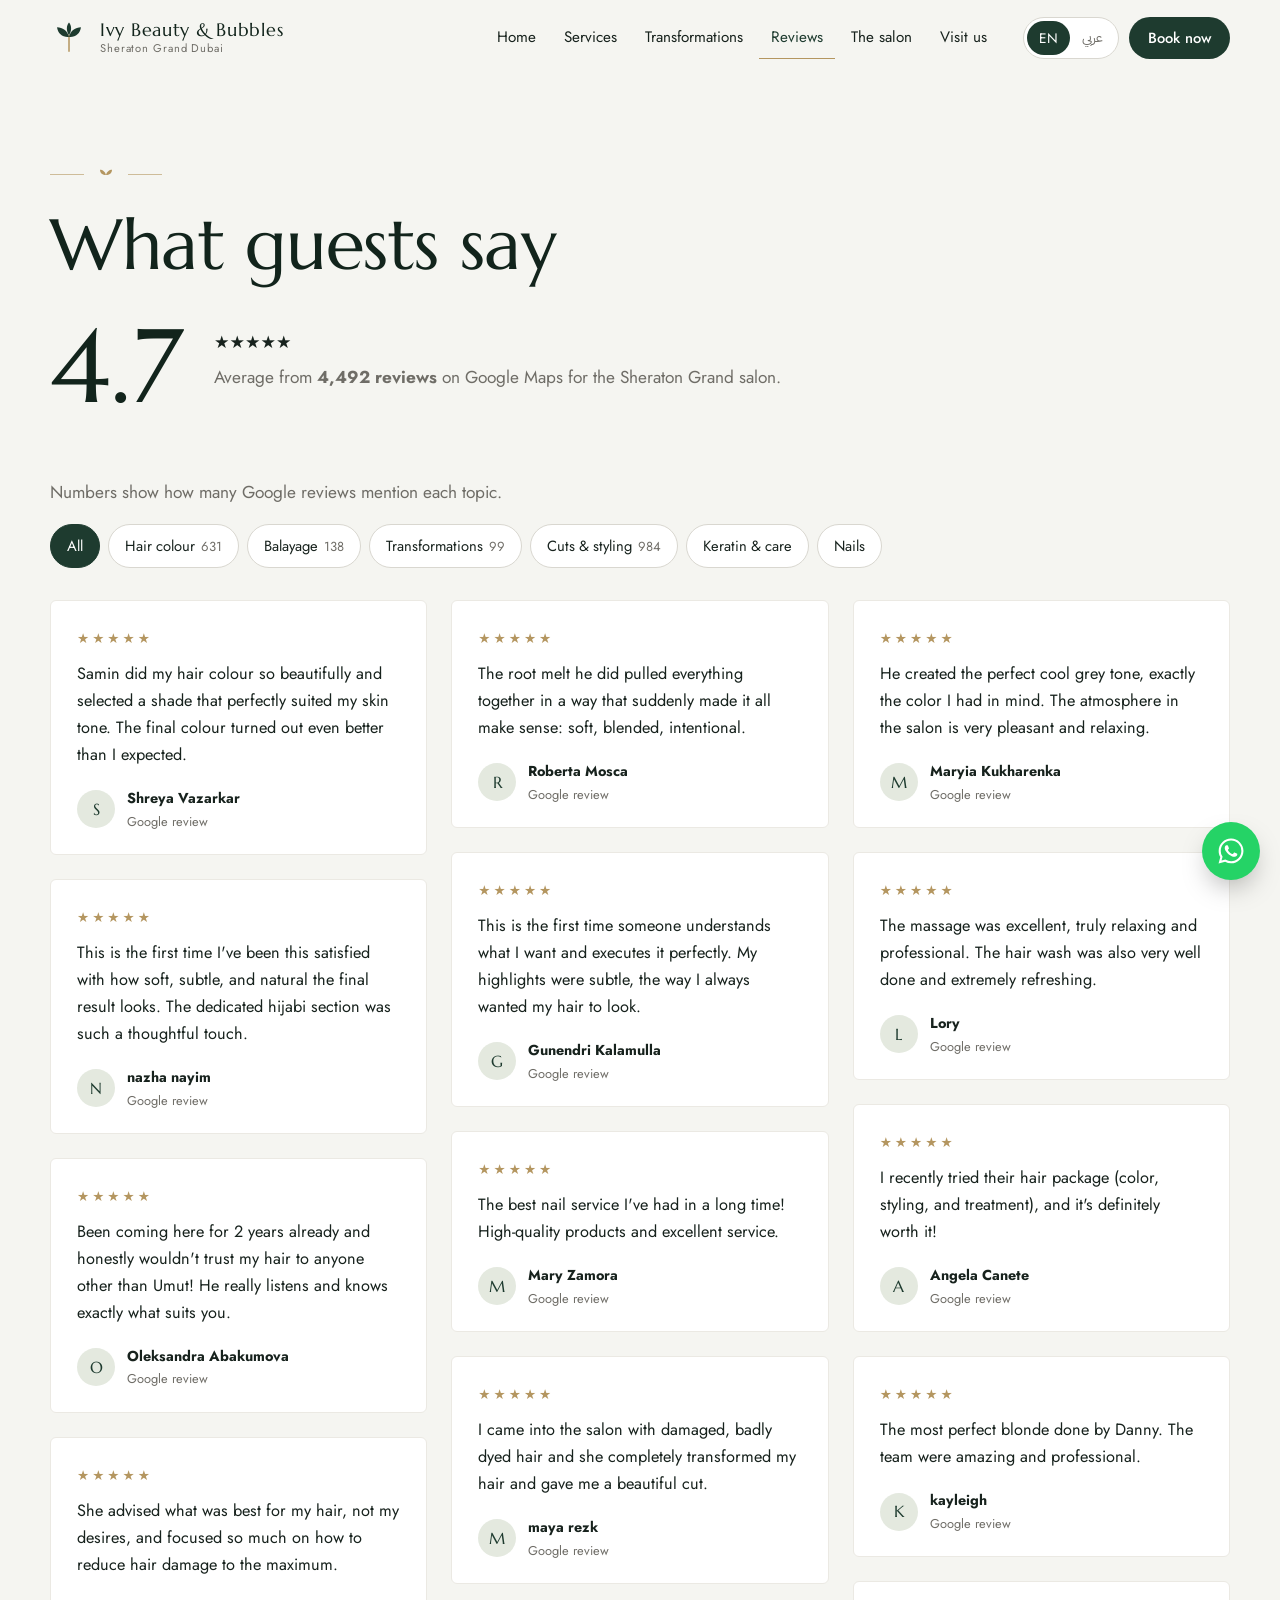
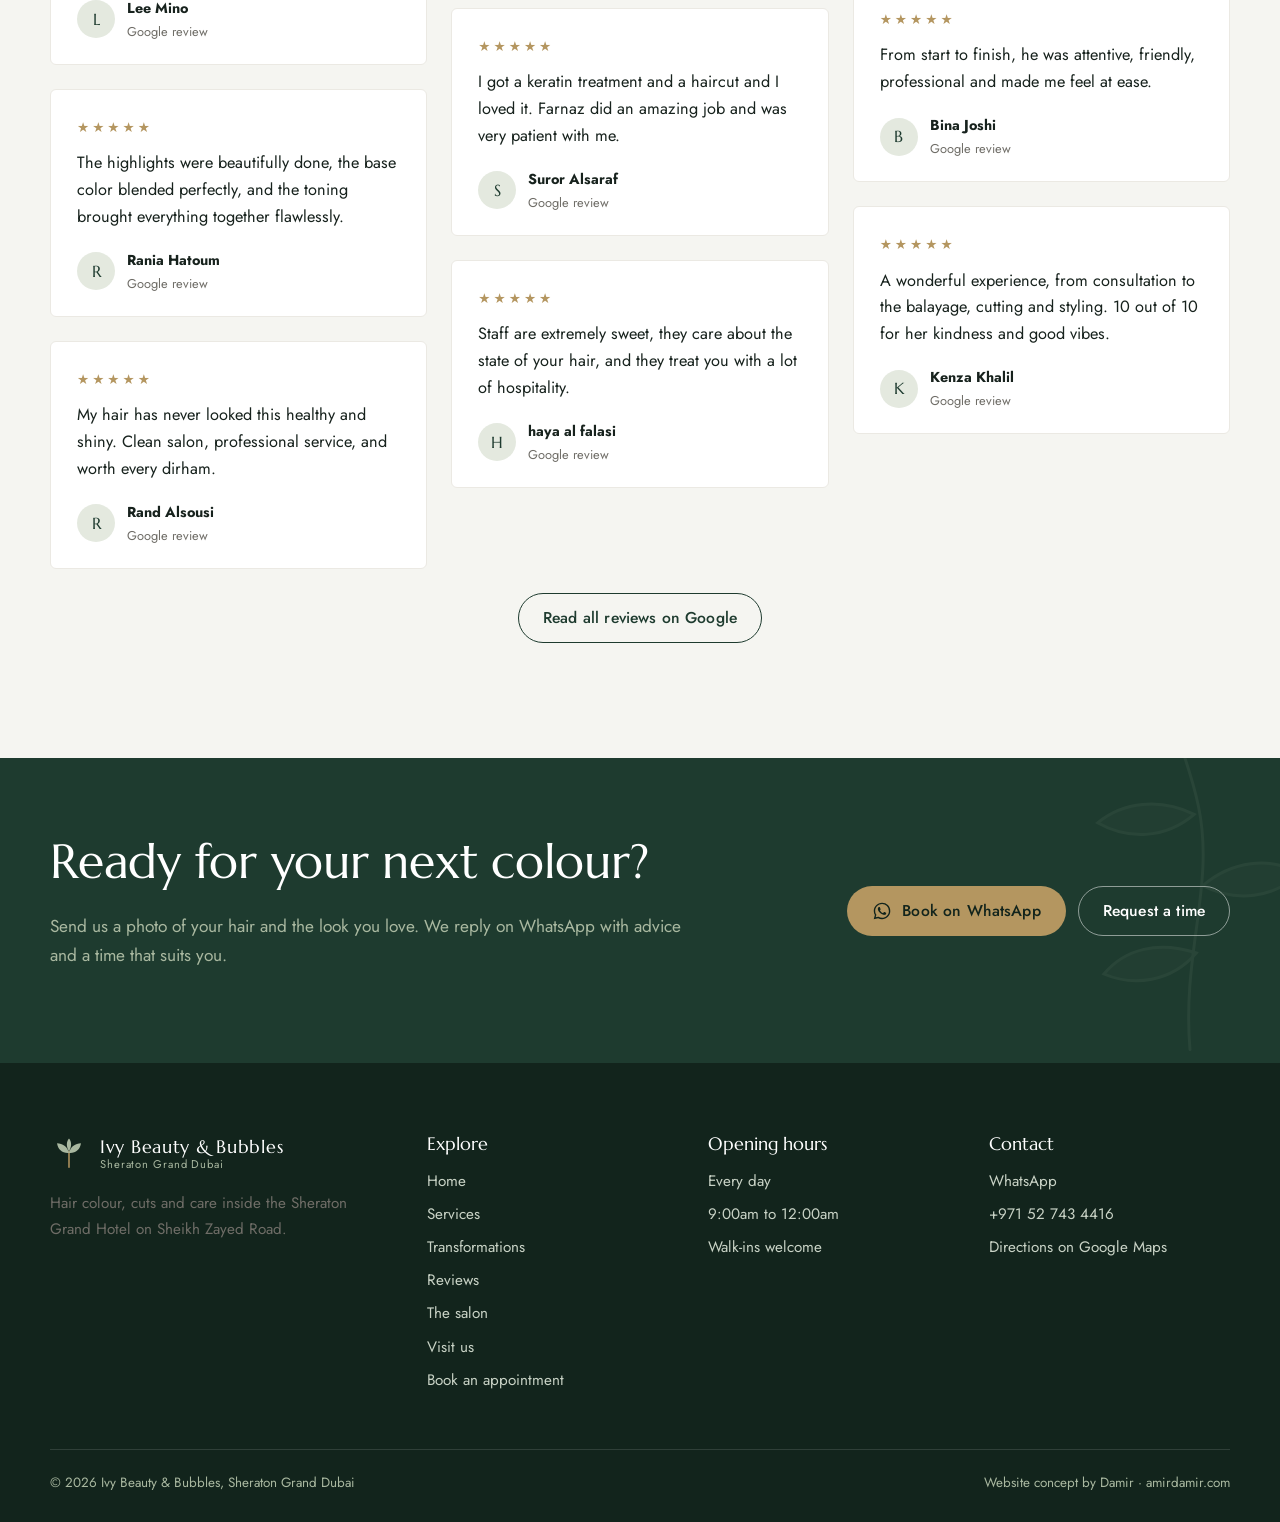
<file: reviews.html>
<!doctype html>
<html lang="en" dir="ltr">
<head>
<meta charset="utf-8">
<meta name="viewport" content="width=device-width, initial-scale=1">
<title data-title-ar="آراء العملاء | Ivy Beauty &amp; Bubbles شيراتون جراند دبي">Reviews | Ivy Beauty & Bubbles Sheraton Grand Dubai</title>
<meta name="description" content="Rated 4.7 from 4,492 Google reviews. Read what guests say about colour, balayage, keratin, cuts and nails at Ivy Beauty &amp; Bubbles, Sheraton Grand Dubai.">
<meta name="theme-color" content="#1e3b2f">
<meta property="og:title" content="Reviews | Ivy Beauty &amp; Bubbles Sheraton Grand Dubai">
<meta property="og:description" content="Rated 4.7 from 4,492 Google reviews. Read what guests say about colour, balayage, keratin, cuts and nails at Ivy Beauty &amp; Bubbles, Sheraton Grand Dubai.">
<meta property="og:image" content="https://lh3.googleusercontent.com/gps-cs-s/ANWiy9RJ9SKvwqS_fK0q9cj_ThmJFqbIA027oz3dbwUlo_MEPzPHVpkw3Wv0GEJHlsMW9HUjOtvV13XrsDwe-a9y-okcN4tj-FnpjCYY6b2wSNn4xXkez0cA5ramwuvqXDD9IVL8spIW4rAq-WA=w1200-k-no">
<link rel="icon" href="assets/img/favicon.svg" type="image/svg+xml">
<link rel="preconnect" href="https://fonts.googleapis.com">
<link rel="preconnect" href="https://fonts.gstatic.com" crossorigin>
<link rel="preconnect" href="https://lh3.googleusercontent.com">
<link href="https://fonts.googleapis.com/css2?family=Amiri:wght@400;700&family=IBM+Plex+Sans+Arabic:wght@400;500&family=Jost:wght@400;500&family=Marcellus&display=swap" rel="stylesheet">
<link rel="stylesheet" href="assets/css/style.css">
<script type="application/ld+json">{"@context": "https://schema.org", "@type": "BeautySalon", "name": "Ivy Beauty & Bubbles Sheraton Grand Dubai", "image": "https://lh3.googleusercontent.com/gps-cs-s/ANWiy9RJ9SKvwqS_fK0q9cj_ThmJFqbIA027oz3dbwUlo_MEPzPHVpkw3Wv0GEJHlsMW9HUjOtvV13XrsDwe-a9y-okcN4tj-FnpjCYY6b2wSNn4xXkez0cA5ramwuvqXDD9IVL8spIW4rAq-WA=w1200-k-no", "telephone": "+971527434416", "address": {"@type": "PostalAddress", "streetAddress": "Sheraton Grand Hotel, 3 Sheikh Zayed Rd, Trade Center First", "addressLocality": "Dubai", "addressCountry": "AE"}, "geo": {"@type": "GeoCoordinates", "latitude": 25.2294453, "longitude": 55.2866094}, "openingHoursSpecification": [{"@type": "OpeningHoursSpecification", "dayOfWeek": ["Monday", "Tuesday", "Wednesday", "Thursday", "Friday", "Saturday", "Sunday"], "opens": "09:00", "closes": "23:59"}], "aggregateRating": {"@type": "AggregateRating", "ratingValue": "4.7", "reviewCount": "4492"}, "paymentAccepted": "Credit card, Debit card, NFC mobile payments"}</script>
</head>
<body>
<a class="skip" href="#main" data-ar="تخطَّ إلى المحتوى">Skip to content</a>
<header class="site-header">
  <div class="wrap header-inner">
    <a class="brand" href="index.html" aria-label="Ivy Beauty &amp; Bubbles, home">
      <svg viewBox="0 0 40 40" aria-hidden="true" fill="none"><path d="M20 34V17" stroke="var(--gold)" stroke-width="1.6" stroke-linecap="round"/><path d="M20 19c-1.6-6.6-6.8-10.2-12.6-10.2.8 6.6 6 10.9 12.6 10.2zM20 19c1.6-6.6 6.8-10.2 12.6-10.2-.8 6.6-6 10.9-12.6 10.2zM20 17c-3-4.4-3-9.6 0-13.2 3 3.6 3 8.8 0 13.2z" fill="currentColor"/></svg>
      <span class="brand-name">Ivy Beauty &amp; Bubbles<small data-ar="شيراتون جراند دبي">Sheraton Grand Dubai</small></span>
    </a>
    <nav class="nav" id="site-nav" aria-label="Main">
      <ul><li><a href="index.html" data-ar="الرئيسية">Home</a></li><li><a href="services.html" data-ar="الخدمات">Services</a></li><li><a href="transformations.html" data-ar="قبل وبعد">Transformations</a></li><li><a href="reviews.html" aria-current="page" data-ar="آراء العملاء">Reviews</a></li><li><a href="about.html" data-ar="الصالون">The salon</a></li><li><a href="contact.html" data-ar="زورونا">Visit us</a></li></ul>
      <div class="nav-cta"><a class="btn btn--ivy" href="book.html"><span data-ar="احجز موعداً">Book an appointment</span></a></div>
    </nav>
    <div class="header-actions">
      <div class="lang-toggle" role="group" aria-label="Language">
        <button type="button" data-lang="en" aria-pressed="true">EN</button>
        <button type="button" data-lang="ar" aria-pressed="false" lang="ar">عربي</button>
      </div>
      <a class="btn btn--ivy header-cta" href="book.html"><span data-ar="احجز الآن">Book now</span></a>
      <button class="menu-btn" type="button" aria-expanded="false" aria-controls="site-nav" aria-label="Menu" data-ar-label="القائمة"><span></span></button>
    </div>
  </div>
</header>
<main id="main">

<section class="page-hero">
  <div class="wrap">
    <div class="leaf-rule" aria-hidden="true"><svg viewBox="0 0 24 24" aria-hidden="true" fill="currentColor"><path d="M12 22V12c-1-5-5-8-9-8 0 5 4 8 9 8 1-5 5-8 9-8 0 5-4 8-9 8"/></svg></div>
    <h1 data-ar="ماذا يقول ضيوفنا">What guests say</h1>
    <div class="score" style="margin-top:28px">
      <div class="score-num">4.7</div>
      <div>
        <div class="stars" aria-label="5 out of 5 stars">★★★★★</div>
        <p class="muted" style="margin:6px 0 14px" data-ar="متوسط &lt;b&gt;4,492 تقييماً&lt;/b&gt; على خرائط جوجل لفرع شيراتون جراند.">Average from <b>4,492 reviews</b> on Google Maps for the Sheraton Grand salon.</p>
      </div>
    </div>
  </div>
</section>
<section class="section" style="padding-top:0">
  <div class="wrap">
    <p class="muted" data-ar="تشير الأرقام إلى عدد تقييمات جوجل التي تذكر كل موضوع.">Numbers show how many Google reviews mention each topic.</p>
    <div class="chips" data-filter-group="wall" role="group" aria-label="Filter reviews" data-ar-label="تصفية الآراء"><button type="button" aria-pressed="true" data-filter="all"><em style="font-style:normal" data-ar="الكل">All</em></button><button type="button" aria-pressed="false" data-filter="colour"><em style="font-style:normal" data-ar="لون الشعر">Hair colour</em><span>631</span></button><button type="button" aria-pressed="false" data-filter="balayage"><em style="font-style:normal" data-ar="بالياج">Balayage</em><span>138</span></button><button type="button" aria-pressed="false" data-filter="correction"><em style="font-style:normal" data-ar="تحولات">Transformations</em><span>99</span></button><button type="button" aria-pressed="false" data-filter="cut"><em style="font-style:normal" data-ar="قص وتصفيف">Cuts & styling</em><span>984</span></button><button type="button" aria-pressed="false" data-filter="care"><em style="font-style:normal" data-ar="كيراتين وعناية">Keratin & care</em></button><button type="button" aria-pressed="false" data-filter="nails"><em style="font-style:normal" data-ar="أظافر">Nails</em></button></div>
    <div class="review-wall" id="wall"><figure class="review" data-tags="colour">
  <div class="stars" aria-label="5 out of 5 stars">★★★★★</div>
  <blockquote><p style="margin:0" data-ar="لوّنت سمين شعري بشكل جميل جداً واختارت درجة تناسب لون بشرتي تماماً. جاءت النتيجة أفضل مما توقعت.">Samin did my hair colour so beautifully and selected a shade that perfectly suited my skin tone. The final colour turned out even better than I expected.</p></blockquote>
  <figcaption><span class="avatar" aria-hidden="true">S</span><span><b>Shreya Vazarkar</b><small data-ar="تقييم على جوجل · مترجم">Google review</small></span></figcaption>
</figure><figure class="review" data-tags="balayage colour">
  <div class="stars" aria-label="5 out of 5 stars">★★★★★</div>
  <blockquote><p style="margin:0" data-ar="هذه أول مرة أكون راضية إلى هذا الحد عن نعومة النتيجة وطبيعيتها. والقسم المخصص للمحجبات لفتة راقية جداً.">This is the first time I've been this satisfied with how soft, subtle, and natural the final result looks. The dedicated hijabi section was such a thoughtful touch.</p></blockquote>
  <figcaption><span class="avatar" aria-hidden="true">N</span><span><b>nazha nayim</b><small data-ar="تقييم على جوجل · مترجم">Google review</small></span></figcaption>
</figure><figure class="review" data-tags="colour">
  <div class="stars" aria-label="5 out of 5 stars">★★★★★</div>
  <blockquote><p style="margin:0" data-ar="أزور الصالون منذ سنتين ولا أثق بأحد غير أوموت لشعري! يستمع جيداً ويعرف تماماً ما يناسبك.">Been coming here for 2 years already and honestly wouldn't trust my hair to anyone other than Umut! He really listens and knows exactly what suits you.</p></blockquote>
  <figcaption><span class="avatar" aria-hidden="true">O</span><span><b>Oleksandra Abakumova</b><small data-ar="تقييم على جوجل · مترجم">Google review</small></span></figcaption>
</figure><figure class="review" data-tags="correction colour">
  <div class="stars" aria-label="5 out of 5 stars">★★★★★</div>
  <blockquote><p style="margin:0" data-ar="نصحتني بما هو الأفضل لشعري لا بما أرغب فيه فقط، وركّزت كثيراً على تقليل الضرر قدر الإمكان.">She advised what was best for my hair, not my desires, and focused so much on how to reduce hair damage to the maximum.</p></blockquote>
  <figcaption><span class="avatar" aria-hidden="true">L</span><span><b>Lee Mino</b><small data-ar="تقييم على جوجل · مترجم">Google review</small></span></figcaption>
</figure><figure class="review" data-tags="colour balayage">
  <div class="stars" aria-label="5 out of 5 stars">★★★★★</div>
  <blockquote><p style="margin:0" data-ar="الهايلايت منفّذ بإتقان، واللون الأساسي مندمج بشكل مثالي، والتونر جمع كل شيء بانسجام تام.">The highlights were beautifully done, the base color blended perfectly, and the toning brought everything together flawlessly.</p></blockquote>
  <figcaption><span class="avatar" aria-hidden="true">R</span><span><b>Rania Hatoum</b><small data-ar="تقييم على جوجل · مترجم">Google review</small></span></figcaption>
</figure><figure class="review" data-tags="care">
  <div class="stars" aria-label="5 out of 5 stars">★★★★★</div>
  <blockquote><p style="margin:0" data-ar="لم يبدُ شعري بهذه الصحة واللمعان من قبل. صالون نظيف وخدمة احترافية وتستحق كل درهم.">My hair has never looked this healthy and shiny. Clean salon, professional service, and worth every dirham.</p></blockquote>
  <figcaption><span class="avatar" aria-hidden="true">R</span><span><b>Rand Alsousi</b><small data-ar="تقييم على جوجل · مترجم">Google review</small></span></figcaption>
</figure><figure class="review" data-tags="colour correction">
  <div class="stars" aria-label="5 out of 5 stars">★★★★★</div>
  <blockquote><p style="margin:0" data-ar="الروت ميلت الذي نفّذه جمع كل شيء معاً فبدت النتيجة منطقية: ناعمة ومندمجة ومدروسة.">The root melt he did pulled everything together in a way that suddenly made it all make sense: soft, blended, intentional.</p></blockquote>
  <figcaption><span class="avatar" aria-hidden="true">R</span><span><b>Roberta Mosca</b><small data-ar="تقييم على جوجل · مترجم">Google review</small></span></figcaption>
</figure><figure class="review" data-tags="colour cut">
  <div class="stars" aria-label="5 out of 5 stars">★★★★★</div>
  <blockquote><p style="margin:0" data-ar="أول مرة يفهم أحدهم ما أريده وينفّذه بإتقان. جاءت الخصلات ناعمة تماماً كما تمنيت دائماً.">This is the first time someone understands what I want and executes it perfectly. My highlights were subtle, the way I always wanted my hair to look.</p></blockquote>
  <figcaption><span class="avatar" aria-hidden="true">G</span><span><b>Gunendri Kalamulla</b><small data-ar="تقييم على جوجل · مترجم">Google review</small></span></figcaption>
</figure><figure class="review" data-tags="nails">
  <div class="stars" aria-label="5 out of 5 stars">★★★★★</div>
  <blockquote><p style="margin:0" data-ar="أفضل خدمة أظافر حصلت عليها منذ مدة طويلة! منتجات عالية الجودة وخدمة ممتازة.">The best nail service I've had in a long time! High-quality products and excellent service.</p></blockquote>
  <figcaption><span class="avatar" aria-hidden="true">M</span><span><b>Mary Zamora</b><small data-ar="تقييم على جوجل · مترجم">Google review</small></span></figcaption>
</figure><figure class="review" data-tags="correction cut">
  <div class="stars" aria-label="5 out of 5 stars">★★★★★</div>
  <blockquote><p style="margin:0" data-ar="جئت بشعر متضرر ولون سيئ، فغيّرت شعري بالكامل ومنحتني قصة جميلة.">I came into the salon with damaged, badly dyed hair and she completely transformed my hair and gave me a beautiful cut.</p></blockquote>
  <figcaption><span class="avatar" aria-hidden="true">M</span><span><b>maya rezk</b><small data-ar="تقييم على جوجل · مترجم">Google review</small></span></figcaption>
</figure><figure class="review" data-tags="care cut">
  <div class="stars" aria-label="5 out of 5 stars">★★★★★</div>
  <blockquote><p style="margin:0" data-ar="عملت كيراتين وقصّة شعر وأحببت النتيجة. أبدعت فرناز وكانت صبورة جداً معي.">I got a keratin treatment and a haircut and I loved it. Farnaz did an amazing job and was very patient with me.</p></blockquote>
  <figcaption><span class="avatar" aria-hidden="true">S</span><span><b>Suror Alsaraf</b><small data-ar="تقييم على جوجل · مترجم">Google review</small></span></figcaption>
</figure><figure class="review" data-tags="care">
  <div class="stars" aria-label="5 out of 5 stars">★★★★★</div>
  <blockquote><p style="margin:0" data-ar="الفريق لطيف جداً ويهتم بحالة شعرك ويستقبلك بكرم ضيافة كبير.">Staff are extremely sweet, they care about the state of your hair, and they treat you with a lot of hospitality.</p></blockquote>
  <figcaption><span class="avatar" aria-hidden="true">H</span><span><b>haya al falasi</b><small data-ar="تقييم على جوجل · مترجم">Google review</small></span></figcaption>
</figure><figure class="review" data-tags="colour">
  <div class="stars" aria-label="5 out of 5 stars">★★★★★</div>
  <blockquote><p style="margin:0" data-ar="ابتكر درجة الرمادي البارد المثالية، تماماً كما تخيلتها. وأجواء الصالون مريحة وهادئة جداً.">He created the perfect cool grey tone, exactly the color I had in mind. The atmosphere in the salon is very pleasant and relaxing.</p></blockquote>
  <figcaption><span class="avatar" aria-hidden="true">M</span><span><b>Maryia Kukharenka</b><small data-ar="تقييم على جوجل · مترجم">Google review</small></span></figcaption>
</figure><figure class="review" data-tags="care colour">
  <div class="stars" aria-label="5 out of 5 stars">★★★★★</div>
  <blockquote><p style="margin:0" data-ar="المساج كان ممتازاً ومريحاً واحترافياً، وغسيل الشعر منعش جداً ومتقن.">The massage was excellent, truly relaxing and professional. The hair wash was also very well done and extremely refreshing.</p></blockquote>
  <figcaption><span class="avatar" aria-hidden="true">L</span><span><b>Lory</b><small data-ar="تقييم على جوجل · مترجم">Google review</small></span></figcaption>
</figure><figure class="review" data-tags="colour cut">
  <div class="stars" aria-label="5 out of 5 stars">★★★★★</div>
  <blockquote><p style="margin:0" data-ar="جرّبت باقة الشعر لديهم (لون وتصفيف وعلاج) وتستحق فعلاً!">I recently tried their hair package (color, styling, and treatment), and it's definitely worth it!</p></blockquote>
  <figcaption><span class="avatar" aria-hidden="true">A</span><span><b>Angela Canete</b><small data-ar="تقييم على جوجل · مترجم">Google review</small></span></figcaption>
</figure><figure class="review" data-tags="colour">
  <div class="stars" aria-label="5 out of 5 stars">★★★★★</div>
  <blockquote><p style="margin:0" data-ar="أجمل أشقر على الإطلاق من تنفيذ داني. الفريق رائع ومحترف.">The most perfect blonde done by Danny. The team were amazing and professional.</p></blockquote>
  <figcaption><span class="avatar" aria-hidden="true">K</span><span><b>kayleigh</b><small data-ar="تقييم على جوجل · مترجم">Google review</small></span></figcaption>
</figure><figure class="review" data-tags="colour">
  <div class="stars" aria-label="5 out of 5 stars">★★★★★</div>
  <blockquote><p style="margin:0" data-ar="من البداية حتى النهاية كان منتبهاً وودوداً ومحترفاً وجعلني أشعر بالراحة.">From start to finish, he was attentive, friendly, professional and made me feel at ease.</p></blockquote>
  <figcaption><span class="avatar" aria-hidden="true">B</span><span><b>Bina Joshi</b><small data-ar="تقييم على جوجل · مترجم">Google review</small></span></figcaption>
</figure><figure class="review" data-tags="balayage cut">
  <div class="stars" aria-label="5 out of 5 stars">★★★★★</div>
  <blockquote><p style="margin:0" data-ar="تجربة رائعة من الاستشارة إلى البالياج والقص والتصفيف. عشرة من عشرة للطفها وطاقتها الإيجابية.">A wonderful experience, from consultation to the balayage, cutting and styling. 10 out of 10 for her kindness and good vibes.</p></blockquote>
  <figcaption><span class="avatar" aria-hidden="true">K</span><span><b>Kenza Khalil</b><small data-ar="تقييم على جوجل · مترجم">Google review</small></span></figcaption>
</figure></div>
    <div class="center" style="margin-top:24px">
      <a class="btn btn--line" href="https://www.google.com/maps/search/?api=1&query=Ivy+Beauty+%26+Bubbles+Sheraton+Grand+Dubai" target="_blank" rel="noopener"><span data-ar="اقرأ كل التقييمات على جوجل">Read all reviews on Google</span></a>
    </div>
  </div>
</section>
<section class="band band--ivy section--tight">
  <div class="wrap cta-band">
    <div>
      <h2 data-ar="جاهزة للونك الجديد؟">Ready for your next colour?</h2>
      <p class="muted" data-ar="أرسلي لنا صورة لشعرك واللوك الذي يعجبك، وسنرد عليك عبر واتساب بالنصيحة وبموعد يناسبك.">Send us a photo of your hair and the look you love. We reply on WhatsApp with advice and a time that suits you.</p>
    </div>
    <div class="btn-row"><a class="btn btn--gold" href="https://wa.me/971527434416" target="_blank" rel="noopener"><svg viewBox="0 0 24 24" aria-hidden="true" fill="currentColor"><path d="M19.05 4.91A9.82 9.82 0 0 0 12.04 2C6.58 2 2.13 6.45 2.13 11.91c0 1.75.46 3.45 1.32 4.95L2.05 22l5.25-1.38a9.9 9.9 0 0 0 4.74 1.21c5.46 0 9.91-4.45 9.91-9.91 0-2.65-1.03-5.14-2.9-7.01zm-7.01 15.24a8.2 8.2 0 0 1-4.19-1.15l-.3-.18-3.12.82.83-3.04-.2-.31a8.18 8.18 0 0 1-1.26-4.38c0-4.54 3.7-8.24 8.25-8.24 2.2 0 4.27.86 5.83 2.42a8.18 8.18 0 0 1 2.41 5.83c0 4.54-3.7 8.23-8.25 8.23zm4.52-6.16c-.25-.12-1.47-.72-1.69-.81-.23-.08-.39-.12-.56.13-.16.25-.64.81-.79.97-.14.17-.29.19-.54.06-.25-.12-1.05-.39-1.99-1.23-.74-.66-1.23-1.47-1.38-1.72-.14-.25-.02-.38.11-.51.11-.11.25-.29.37-.43.12-.15.16-.25.25-.42.08-.17.04-.31-.02-.43-.06-.12-.56-1.34-.76-1.84-.2-.48-.41-.42-.56-.43h-.48c-.17 0-.43.06-.66.31-.22.25-.86.85-.86 2.07 0 1.22.89 2.4 1.01 2.56.12.17 1.75 2.67 4.23 3.74.59.26 1.05.41 1.41.52.59.19 1.13.16 1.56.1.48-.07 1.47-.6 1.67-1.18.21-.58.21-1.07.14-1.18-.06-.11-.22-.17-.47-.29z"/></svg><span data-ar="احجز عبر واتساب">Book on WhatsApp</span></a><a class="btn btn--light" href="book.html"><span data-ar="اطلب موعداً">Request a time</span></a></div>
  </div>
</section>
</main>
<footer class="site-footer">
  <div class="wrap">
    <div class="footer-grid">
      <div>
        <a class="brand" href="index.html"><svg viewBox="0 0 40 40" aria-hidden="true" fill="none"><path d="M20 34V17" stroke="var(--gold)" stroke-width="1.6" stroke-linecap="round"/><path d="M20 19c-1.6-6.6-6.8-10.2-12.6-10.2.8 6.6 6 10.9 12.6 10.2zM20 19c1.6-6.6 6.8-10.2 12.6-10.2-.8 6.6-6 10.9-12.6 10.2zM20 17c-3-4.4-3-9.6 0-13.2 3 3.6 3 8.8 0 13.2z" fill="currentColor"/></svg><span class="brand-name">Ivy Beauty &amp; Bubbles<small data-ar="شيراتون جراند دبي">Sheraton Grand Dubai</small></span></a>
        <p class="muted" data-ar="تلوين وقصّ وعناية بالشعر داخل فندق شيراتون جراند على شارع الشيخ زايد.">Hair colour, cuts and care inside the Sheraton Grand Hotel on Sheikh Zayed Road.</p>
      </div>
      <div>
        <h4 data-ar="تصفّح">Explore</h4>
        <ul><li><a href="index.html" data-ar="الرئيسية">Home</a></li><li><a href="services.html" data-ar="الخدمات">Services</a></li><li><a href="transformations.html" data-ar="قبل وبعد">Transformations</a></li><li><a href="reviews.html" data-ar="آراء العملاء">Reviews</a></li><li><a href="about.html" data-ar="الصالون">The salon</a></li><li><a href="contact.html" data-ar="زورونا">Visit us</a></li><li><a href="book.html" data-ar="احجز موعداً">Book an appointment</a></li></ul>
      </div>
      <div>
        <h4 data-ar="ساعات العمل">Opening hours</h4>
        <ul>
          <li data-ar="يومياً">Every day</li>
          <li data-ar="من 9 صباحاً حتى 12 منتصف الليل">9:00am to 12:00am</li>
          <li data-ar="نستقبل الزيارات بدون موعد">Walk-ins welcome</li>
        </ul>
      </div>
      <div>
        <h4 data-ar="تواصل معنا">Contact</h4>
        <ul>
          <li><a href="https://wa.me/971527434416" target="_blank" rel="noopener" data-ar="واتساب">WhatsApp</a></li>
          <li><a href="tel:+971527434416" class="ltr">+971 52 743 4416</a></li>
          <li><a href="https://www.google.com/maps/dir/?api=1&destination=Ivy+Beauty+%26+Bubbles+Sheraton+Grand+Dubai" target="_blank" rel="noopener" data-ar="الاتجاهات على خرائط جوجل">Directions on Google Maps</a></li>
        </ul>
      </div>
    </div>
    <div class="footer-base">
      <span>&copy; <span data-year></span> Ivy Beauty &amp; Bubbles, Sheraton Grand Dubai</span>
      <span data-ar="تصميم مقترح من Damir · amirdamir.com">Website concept by Damir · <a href="https://amirdamir.com" target="_blank" rel="noopener">amirdamir.com</a></span>
    </div>
  </div>
</footer>
<a class="wa-float" href="https://wa.me/971527434416" target="_blank" rel="noopener" aria-label="Chat on WhatsApp" data-ar-label="تواصل عبر واتساب"><svg viewBox="0 0 24 24" aria-hidden="true" fill="currentColor"><path d="M19.05 4.91A9.82 9.82 0 0 0 12.04 2C6.58 2 2.13 6.45 2.13 11.91c0 1.75.46 3.45 1.32 4.95L2.05 22l5.25-1.38a9.9 9.9 0 0 0 4.74 1.21c5.46 0 9.91-4.45 9.91-9.91 0-2.65-1.03-5.14-2.9-7.01zm-7.01 15.24a8.2 8.2 0 0 1-4.19-1.15l-.3-.18-3.12.82.83-3.04-.2-.31a8.18 8.18 0 0 1-1.26-4.38c0-4.54 3.7-8.24 8.25-8.24 2.2 0 4.27.86 5.83 2.42a8.18 8.18 0 0 1 2.41 5.83c0 4.54-3.7 8.23-8.25 8.23zm4.52-6.16c-.25-.12-1.47-.72-1.69-.81-.23-.08-.39-.12-.56.13-.16.25-.64.81-.79.97-.14.17-.29.19-.54.06-.25-.12-1.05-.39-1.99-1.23-.74-.66-1.23-1.47-1.38-1.72-.14-.25-.02-.38.11-.51.11-.11.25-.29.37-.43.12-.15.16-.25.25-.42.08-.17.04-.31-.02-.43-.06-.12-.56-1.34-.76-1.84-.2-.48-.41-.42-.56-.43h-.48c-.17 0-.43.06-.66.31-.22.25-.86.85-.86 2.07 0 1.22.89 2.4 1.01 2.56.12.17 1.75 2.67 4.23 3.74.59.26 1.05.41 1.41.52.59.19 1.13.16 1.56.1.48-.07 1.47-.6 1.67-1.18.21-.58.21-1.07.14-1.18-.06-.11-.22-.17-.47-.29z"/></svg></a>
<script src="assets/js/main.js" defer></script>
</body>
</html>
</file>
<file: assets/css/style.css>
/* Ivy Beauty & Bubbles — Sheraton Grand Dubai
   Palette taken from the salon itself: living ivy wall, stone sculpture,
   white marble floor and the champagne-gold arched mirrors. */

:root {
  --ivy: #1e3b2f;          /* the ivy wall, primary */
  --ivy-deep: #12241c;     /* shadowed leaves, dark sections */
  --sage: #a9b8a0;         /* young leaves, soft accents */
  --sage-mist: #e4e9df;    /* tinted surface */
  --marble: #f5f5f1;       /* floor + walls, page background */
  --white: #ffffff;
  --stone: #6f6d67;        /* the stone face, muted text */
  --stone-line: #d9d7d0;
  --gold: #b49660;         /* arched mirror frames: lines + ornaments */
  --gold-text: #86683a;    /* gold that passes contrast on marble */
  --ink: #17221d;

  --f-display: "Marcellus", "Times New Roman", serif;
  --f-body: "Jost", system-ui, sans-serif;

  --step--1: clamp(.84rem, .82rem + .1vw, .9rem);
  --step-0: clamp(1rem, .97rem + .15vw, 1.08rem);
  --step-1: clamp(1.2rem, 1.12rem + .4vw, 1.4rem);
  --step-2: clamp(1.5rem, 1.3rem + .9vw, 2rem);
  --step-3: clamp(2rem, 1.6rem + 1.8vw, 3rem);
  --step-4: clamp(2.6rem, 1.9rem + 3.2vw, 4.6rem);

  --wrap: 1180px;
  --gutter: clamp(16px, 4vw, 40px);
  --radius: 6px;
  --arch: 999px 999px var(--radius) var(--radius);
  --ease: cubic-bezier(.2, .7, .2, 1);
}

html[lang="ar"] {
  --f-display: "Amiri", "Times New Roman", serif;
  --f-body: "IBM Plex Sans Arabic", system-ui, sans-serif;
}

*, *::before, *::after { box-sizing: border-box; }
html { scroll-behavior: smooth; -webkit-text-size-adjust: 100%; }
body {
  margin: 0;
  background: var(--marble);
  color: var(--ink);
  font-family: var(--f-body);
  font-size: var(--step-0);
  line-height: 1.65;
  -webkit-font-smoothing: antialiased;
  overflow-x: hidden;
}
html[lang="ar"] body { line-height: 1.85; }
img { max-width: 100%; display: block; }
a { color: inherit; }
button, input, select, textarea { font: inherit; color: inherit; }

h1, h2, h3, h4 {
  font-family: var(--f-display);
  font-weight: 400;
  line-height: 1.12;
  margin: 0 0 .5em;
  color: var(--ivy-deep);
  letter-spacing: -.005em;
}
html[lang="ar"] h1, html[lang="ar"] h2, html[lang="ar"] h3 { line-height: 1.35; font-weight: 700; }
h1 { font-size: var(--step-4); }
h2 { font-size: var(--step-3); }
h3 { font-size: var(--step-1); }
p { margin: 0 0 1em; max-width: 64ch; }
.lead { font-size: var(--step-1); color: var(--stone); line-height: 1.55; max-width: 46ch; }

.wrap { width: min(100% - 2 * var(--gutter), var(--wrap)); margin-inline: auto; }
.section { padding-block: clamp(64px, 9vw, 120px); }
.section--tight { padding-block: clamp(48px, 6vw, 80px); }
.muted { color: var(--stone); }
.visually-hidden { position: absolute !important; width: 1px; height: 1px; overflow: hidden; clip: rect(0 0 0 0); white-space: nowrap; }

:focus-visible { outline: 2px solid var(--gold); outline-offset: 3px; border-radius: 2px; }

.skip { position: absolute; inset-inline-start: 12px; top: -60px; background: var(--ivy); color: var(--white); padding: 10px 14px; z-index: 100; border-radius: var(--radius); }
.skip:focus { top: 12px; }

/* ---------- Ornament: the gold arch, the salon's signature mirror ---------- */
.arch {
  position: relative;
  border-radius: var(--arch);
  overflow: hidden;
  background: var(--sage-mist);
  isolation: isolate;
}
.arch img { width: 100%; height: 100%; object-fit: cover; }
.arch-frame { position: relative; }
.arch-frame::after {
  content: "";
  position: absolute;
  inset: -12px;
  border: 1px solid var(--gold);
  border-radius: var(--arch);
  pointer-events: none;
}

.leaf-rule {
  display: flex; align-items: center; gap: 14px;
  color: var(--gold); margin: 0 0 22px;
}
.leaf-rule::before, .leaf-rule::after { content: ""; height: 1px; background: currentColor; opacity: .6; flex: 0 0 34px; }
.leaf-rule svg { width: 16px; height: 16px; }
.center .leaf-rule { justify-content: center; }

/* ---------- Buttons ---------- */
.btn {
  display: inline-flex; align-items: center; justify-content: center; gap: 10px;
  min-height: 50px; padding: 0 24px;
  border-radius: 999px;
  border: 1px solid transparent;
  font-weight: 500; font-size: .98rem; letter-spacing: .01em;
  text-decoration: none; cursor: pointer;
  transition: background-color .25s var(--ease), color .25s var(--ease), border-color .25s var(--ease);
}
.btn svg { width: 20px; height: 20px; flex: none; }
.btn--ivy { background: var(--ivy); color: var(--white); }
.btn--ivy:hover { background: var(--ivy-deep); }
.btn--line { border-color: var(--ivy); color: var(--ivy); }
.btn--line:hover { background: var(--ivy); color: var(--white); }
.btn--gold { background: var(--gold); color: var(--ivy-deep); }
.btn--gold:hover { background: #c7aa74; }
.btn--light { border-color: rgba(255,255,255,.5); color: var(--white); }
.btn--light:hover { background: var(--white); color: var(--ivy-deep); }
.btn-row { display: flex; flex-wrap: wrap; gap: 12px; }

.text-link {
  color: var(--ivy); text-decoration: none; font-weight: 500;
  border-bottom: 1px solid var(--gold); padding-bottom: 2px;
}
.text-link:hover { color: var(--gold-text); }

/* ---------- Header ---------- */
.site-header {
  position: sticky; top: 0; z-index: 50;
  background: rgba(245,245,241,.88);
  backdrop-filter: saturate(1.4) blur(12px);
  -webkit-backdrop-filter: saturate(1.4) blur(12px);
  border-bottom: 1px solid transparent;
  transition: border-color .3s;
}
.site-header.is-scrolled { border-color: var(--stone-line); }
.header-inner { display: flex; align-items: center; gap: 24px; min-height: 76px; }
.brand { display: flex; align-items: center; gap: 12px; text-decoration: none; color: var(--ivy-deep); }
.brand svg { width: 38px; height: 38px; color: var(--ivy); flex: none; }
.brand-name { font-family: "Marcellus", serif; font-size: 1.12rem; line-height: 1.05; letter-spacing: .04em; }
.brand-name small { display: block; font-family: "Jost", sans-serif; font-size: .7rem; letter-spacing: .08em; color: var(--stone); margin-top: 3px; }
html[lang="ar"] .brand-name small { font-family: "IBM Plex Sans Arabic", sans-serif; letter-spacing: 0; font-size: .74rem; }

.nav { margin-inline-start: auto; }
.nav ul { list-style: none; display: flex; gap: 4px; margin: 0; padding: 0; }
.nav a {
  display: block; padding: 8px 12px; text-decoration: none; font-size: .95rem;
  color: var(--ink); border-radius: 999px; transition: color .2s;
}
.nav a:hover { color: var(--gold-text); }
.nav a[aria-current="page"] { color: var(--ivy); box-shadow: inset 0 -1px 0 var(--gold); border-radius: 0; }

.header-actions { display: flex; align-items: center; gap: 10px; }
.lang-toggle {
  display: inline-flex; border: 1px solid var(--stone-line); border-radius: 999px; padding: 3px; background: var(--white);
}
.lang-toggle button {
  border: 0; background: none; cursor: pointer; padding: 6px 12px; border-radius: 999px; font-size: .86rem; color: var(--stone);
}
.lang-toggle button[aria-pressed="true"] { background: var(--ivy); color: var(--white); }
.lang-toggle button:last-child { font-family: "IBM Plex Sans Arabic", sans-serif; }
.header-cta { min-height: 42px; padding: 0 18px; font-size: .92rem; }

.menu-btn {
  display: none; width: 44px; height: 44px; border-radius: 50%;
  border: 1px solid var(--stone-line); background: var(--white); cursor: pointer;
  align-items: center; justify-content: center;
}
.menu-btn span, .menu-btn span::before, .menu-btn span::after {
  display: block; width: 18px; height: 1.5px; background: var(--ivy-deep); position: relative; transition: transform .3s var(--ease), background .3s;
}
.menu-btn span::before, .menu-btn span::after { content: ""; position: absolute; left: 0; }
.menu-btn span::before { top: -6px; }
.menu-btn span::after { top: 6px; }
.menu-open .menu-btn span { background: transparent; }
.menu-open .menu-btn span::before { transform: translateY(6px) rotate(45deg); }
.menu-open .menu-btn span::after { transform: translateY(-6px) rotate(-45deg); }

@media (max-width: 1060px) {
  .menu-btn { display: inline-flex; }
  .header-cta { display: none; }
  .nav {
    position: fixed; inset: 76px 0 0 0; background: var(--marble);
    padding: 24px var(--gutter) 40px; overflow-y: auto;
    opacity: 0; visibility: hidden; transform: translateY(-8px);
    transition: opacity .3s var(--ease), transform .3s var(--ease), visibility 0s .3s;
  }
  .menu-open .nav { opacity: 1; visibility: visible; transform: none; transition-delay: 0s; }
  .nav ul { flex-direction: column; gap: 0; }
  .nav a { font-family: var(--f-display); font-size: 1.7rem; padding: 14px 0; border-bottom: 1px solid var(--stone-line); border-radius: 0; }
  .nav a[aria-current="page"] { box-shadow: none; color: var(--gold-text); }
  .nav .nav-cta { margin-top: 28px; display: flex; }
  .header-actions { margin-inline-start: auto; }
  .nav { margin-inline-start: 0; }
}
@media (min-width: 1061px) { .nav .nav-cta { display: none; } }
@media (max-width: 420px) { .brand-name small { display: none; } .lang-toggle button { padding: 6px 9px; } }

/* ---------- Home hero ---------- */
.hero { padding-block: clamp(28px, 5vw, 64px) clamp(56px, 8vw, 100px); }
.hero-grid { display: grid; grid-template-columns: 1.05fr .95fr; gap: clamp(32px, 6vw, 80px); align-items: center; }
.hero h1 { margin-bottom: .35em; }
.hero h1 .line { display: block; }
.hero .lead { margin-bottom: 30px; }
.hero-visual { position: relative; padding: 12px; }
.hero-visual .arch { aspect-ratio: 4 / 5; }
.hero-visual .arch img { object-position: 38% 50%; transform: scale(1.04); animation: settle 1.6s var(--ease) forwards; }
@keyframes settle { to { transform: scale(1); } }
.rating-badge {
  position: absolute; inset-inline-start: -28px; bottom: 48px;
  background: var(--white); border-radius: var(--radius);
  padding: 14px 18px; display: flex; align-items: center; gap: 14px;
  box-shadow: 0 18px 40px -18px rgba(18,36,28,.35);
}
.rating-badge strong { font-family: "Marcellus", serif; font-size: 2rem; color: var(--ivy-deep); line-height: 1; }
.rating-badge .stars { color: var(--gold); letter-spacing: 2px; font-size: .9rem; }
.rating-badge span { display: block; font-size: .84rem; color: var(--stone); }
.hero-facts { display: flex; flex-wrap: wrap; gap: 10px 28px; margin-top: 34px; padding-top: 22px; border-top: 1px solid var(--stone-line); font-size: .93rem; color: var(--stone); }
.hero-facts b { color: var(--ivy-deep); font-weight: 500; }

@media (max-width: 860px) {
  .hero-grid { grid-template-columns: 1fr; }
  .hero-visual { max-width: 460px; margin-inline: auto; width: 100%; }
  .rating-badge { inset-inline-start: 0; bottom: 24px; }
}

/* ---------- Page hero (inner pages) ---------- */
.page-hero { padding-block: clamp(40px, 7vw, 96px) clamp(36px, 5vw, 64px); }
.page-hero-grid { display: grid; grid-template-columns: 1.2fr .8fr; gap: 48px; align-items: end; }
.page-hero h1 { font-size: var(--step-4); }
.page-hero .arch { aspect-ratio: 3 / 4; max-width: 300px; margin-inline-start: auto; }
@media (max-width: 760px) { .page-hero-grid { grid-template-columns: 1fr; } .page-hero .arch-frame { display: none; } }

/* ---------- Ribbon of arches ---------- */
.arch-ribbon { display: grid; grid-template-columns: repeat(5, 1fr); gap: clamp(10px, 2vw, 22px); align-items: end; }
.arch-ribbon .arch { aspect-ratio: 3 / 4.4; }
.arch-ribbon .arch:nth-child(2n) { aspect-ratio: 3 / 4; }
.arch-ribbon .arch:nth-child(3) { aspect-ratio: 3 / 4.8; }
@media (max-width: 760px) {
  .arch-ribbon { grid-template-columns: repeat(5, 46%); overflow-x: auto; scroll-snap-type: x mandatory; padding-bottom: 8px; }
  .arch-ribbon .arch { scroll-snap-align: start; }
}

/* ---------- Split sections ---------- */
.split { display: grid; grid-template-columns: 1fr 1fr; gap: clamp(32px, 6vw, 88px); align-items: center; }
.split--rev > :first-child { order: 2; }
@media (max-width: 860px) { .split { grid-template-columns: 1fr; } .split--rev > :first-child { order: 0; } }

/* ---------- Before / after ---------- */
.ba {
  position: relative; aspect-ratio: 3 / 4; border-radius: var(--arch); overflow: hidden;
  user-select: none; touch-action: pan-y; background: var(--sage-mist);
  --pos: 50%;
}
.ba__img { position: absolute; inset: 0; background-size: 200% auto; background-repeat: no-repeat; }
.ba__before { background-position: 0 50%; }
.ba__after { background-position: 100% 50%; clip-path: inset(0 0 0 var(--pos)); }
.ba__handle {
  position: absolute; top: 0; bottom: 0; left: var(--pos); width: 2px; margin-left: -1px;
  background: var(--white); pointer-events: none;
}
.ba__handle::after {
  content: ""; position: absolute; top: 58%; left: 50%; width: 46px; height: 46px; transform: translate(-50%, -50%);
  border-radius: 50%; background: var(--white) url("data:image/svg+xml,%3Csvg xmlns='http://www.w3.org/2000/svg' viewBox='0 0 24 24' fill='none' stroke='%231e3b2f' stroke-width='1.6'%3E%3Cpath d='M9 6l-6 6 6 6M15 6l6 6-6 6'/%3E%3C/svg%3E") center/22px no-repeat;
  box-shadow: 0 6px 18px rgba(0,0,0,.2);
}
.ba input[type=range] { position: absolute; inset: 0; width: 100%; height: 100%; opacity: 0; cursor: ew-resize; margin: 0; }
.ba input[type=range]:focus-visible + .ba__handle::after { outline: 2px solid var(--gold); outline-offset: 3px; }
.ba-tabs { display: flex; gap: 8px; flex-wrap: wrap; margin-top: 22px; }
.ba-tabs button {
  border: 1px solid var(--stone-line); background: var(--white); border-radius: 999px;
  padding: 8px 16px; cursor: pointer; font-size: .9rem; color: var(--stone);
}
.ba-tabs button[aria-pressed="true"] { border-color: var(--ivy); color: var(--ivy); background: var(--sage-mist); }

/* ---------- Service list (rows, not cards) ---------- */
.svc-list { list-style: none; margin: 0; padding: 0; border-top: 1px solid var(--stone-line); }
.svc-row {
  display: grid; grid-template-columns: 92px 1fr auto; gap: 28px; align-items: center;
  padding: 22px 0; border-bottom: 1px solid var(--stone-line); text-decoration: none;
}
.svc-row .arch { width: 92px; aspect-ratio: 3 / 4; }
.svc-row h3 { margin: 0 0 4px; font-size: var(--step-2); }
.svc-row p { margin: 0; color: var(--stone); font-size: .97rem; }
.svc-row .go { width: 44px; height: 44px; border-radius: 50%; border: 1px solid var(--stone-line); display: grid; place-items: center; color: var(--ivy); transition: background .25s, color .25s, border-color .25s; }
.svc-row:hover .go { background: var(--ivy); color: var(--white); border-color: var(--ivy); }
html[dir="rtl"] .go svg { transform: scaleX(-1); }
@media (max-width: 600px) { .svc-row { grid-template-columns: 64px 1fr; gap: 18px; } .svc-row .arch { width: 64px; } .svc-row .go { display: none; } }

/* ---------- Dark ivy band ---------- */
.band { background: var(--ivy-deep); color: #dfe6dc; position: relative; overflow: hidden; }
.band h2, .band h3 { color: var(--white); }
.band .muted { color: var(--sage); }
.band .leaf-rule { color: var(--gold); }
.band::before {
  content: ""; position: absolute; inset-inline-end: -120px; top: -120px; width: 420px; height: 420px;
  background: url("../img/ivy-pattern.svg") center/contain no-repeat; opacity: .08; pointer-events: none;
}

/* ---------- Testimonials ---------- */
.quotes { display: grid; grid-template-columns: repeat(3, 1fr); gap: clamp(20px, 3vw, 36px); }
.quote { margin: 0; display: flex; flex-direction: column; }
.quote .stars { color: var(--gold); letter-spacing: 3px; font-size: .9rem; margin-bottom: 14px; }
.quote blockquote { margin: 0 0 18px; font-family: var(--f-display); font-size: var(--step-1); line-height: 1.45; }
html[lang="ar"] .quote blockquote { font-size: 1.28rem; line-height: 1.75; }
.quote figcaption { margin-top: auto; font-size: .9rem; }
.quote figcaption b { font-weight: 500; display: block; }
.band .quote figcaption { color: var(--sage); }
.band .quote figcaption b { color: var(--white); }
.translated-note { font-size: .78rem; opacity: .75; display: none; }
html[lang="ar"] .translated-note { display: block; }
@media (max-width: 900px) { .quotes { grid-template-columns: 1fr; } }

/* reviews wall */
.review-wall { columns: 3 300px; column-gap: 24px; }
.review {
  break-inside: avoid; background: var(--white); border-radius: var(--radius);
  padding: 26px 26px 22px; margin: 0 0 24px; border: 1px solid #ebe9e3;
}
.review .stars { color: var(--gold); letter-spacing: 3px; font-size: .85rem; }
.review blockquote { margin: 12px 0 18px; font-size: 1.02rem; line-height: 1.65; }
.review figcaption { display: flex; align-items: center; gap: 12px; font-size: .9rem; }
.review .avatar {
  width: 38px; height: 38px; border-radius: 50%; display: grid; place-items: center; flex: none;
  background: var(--sage-mist); color: var(--ivy); font-family: "Marcellus", serif; font-size: 1rem;
}
.review figcaption small { display: block; color: var(--stone); font-size: .8rem; }
.review.is-hidden { display: none; }

.chips { display: flex; flex-wrap: wrap; gap: 8px; margin: 0 0 32px; }
.chips button {
  border: 1px solid var(--stone-line); background: var(--white); color: var(--ink);
  border-radius: 999px; padding: 9px 16px; cursor: pointer; font-size: .92rem;
}
.chips button span { color: var(--stone); margin-inline-start: 6px; font-size: .82rem; }
.chips button[aria-pressed="true"] { background: var(--ivy); border-color: var(--ivy); color: var(--white); }
.chips button[aria-pressed="true"] span { color: var(--sage); }

.score { display: grid; grid-template-columns: auto 1fr; gap: 32px; align-items: center; }
.score-num { font-family: "Marcellus", serif; font-size: clamp(4rem, 9vw, 6.5rem); line-height: .9; color: var(--ivy-deep); }
.bars { display: grid; gap: 8px; max-width: 380px; }
.bar { display: grid; grid-template-columns: 14px 1fr; gap: 10px; align-items: center; font-size: .82rem; color: var(--stone); }
.bar i { height: 6px; border-radius: 6px; background: var(--stone-line); position: relative; overflow: hidden; }
.bar i::after { content: ""; position: absolute; inset-block: 0; inset-inline-start: 0; width: var(--w); background: var(--gold); border-radius: 6px; }

/* ---------- Gallery ---------- */
.gallery { display: grid; grid-template-columns: repeat(4, 1fr); gap: 14px; }
.g-item {
  border: 0; padding: 0; background: var(--sage-mist); cursor: zoom-in; border-radius: var(--radius);
  overflow: hidden; aspect-ratio: 3 / 4; position: relative;
}
.g-item img { width: 100%; height: 100%; object-fit: cover; transition: transform .6s var(--ease); }
.g-item:hover img { transform: scale(1.04); }
.g-item:nth-child(7n+1) { border-radius: var(--arch); }
.g-item.is-hidden { display: none; }
@media (max-width: 900px) { .gallery { grid-template-columns: repeat(3, 1fr); } }
@media (max-width: 560px) { .gallery { grid-template-columns: repeat(2, 1fr); gap: 10px; } }

.lightbox {
  position: fixed; inset: 0; z-index: 200; background: rgba(12,22,17,.94);
  display: none; align-items: center; justify-content: center; padding: 24px;
}
.lightbox.is-open { display: flex; }
.lightbox img { max-height: 86vh; max-width: min(92vw, 900px); border-radius: var(--radius); object-fit: contain; }
.lightbox button {
  position: absolute; width: 48px; height: 48px; border-radius: 50%; border: 1px solid rgba(255,255,255,.35);
  background: rgba(255,255,255,.06); color: var(--white); cursor: pointer; font-size: 1.4rem; line-height: 1;
}
.lb-close { top: 20px; inset-inline-end: 20px; }
.lb-prev { inset-inline-start: 20px; top: 50%; transform: translateY(-50%); }
.lb-next { inset-inline-end: 20px; top: 50%; transform: translateY(-50%); }
html[dir="rtl"] .lb-prev, html[dir="rtl"] .lb-next { transform: translateY(-50%) scaleX(-1); }

/* ---------- Services page ---------- */
.svc-block { display: grid; grid-template-columns: .9fr 1.1fr; gap: clamp(28px, 6vw, 80px); padding-block: clamp(48px, 6vw, 80px); border-top: 1px solid var(--stone-line); }
.svc-block:nth-of-type(even) .svc-media { order: 2; }
.svc-media { display: grid; grid-template-columns: 1.3fr 1fr; gap: 14px; align-items: end; }
.svc-media .arch:first-child { aspect-ratio: 3 / 4.3; }
.svc-media .arch:last-child { aspect-ratio: 3 / 3.6; border-radius: var(--radius); }
.menu-list { list-style: none; padding: 0; margin: 24px 0 28px; }
.menu-list li { padding: 14px 0; border-bottom: 1px dashed var(--stone-line); }
.menu-list li b { font-weight: 500; display: block; color: var(--ivy-deep); }
.menu-list li span { color: var(--stone); font-size: .95rem; }
@media (max-width: 860px) { .svc-block { grid-template-columns: 1fr; } .svc-block:nth-of-type(even) .svc-media { order: 0; } }

.note {
  background: var(--sage-mist); border-radius: var(--radius); padding: 22px 26px;
  border-inline-start: 3px solid var(--gold);
}
.note p:last-child { margin-bottom: 0; }

/* ---------- About ---------- */
.team { display: grid; grid-template-columns: repeat(4, 1fr); gap: 0; border-top: 1px solid var(--stone-line); }
.team li { list-style: none; padding: 26px 22px 26px 0; border-bottom: 1px solid var(--stone-line); }
html[dir="rtl"] .team li { padding: 26px 0 26px 22px; }
.team h3 { margin-bottom: 4px; font-size: var(--step-2); }
.team p { margin: 0; font-size: .93rem; color: var(--stone); }
.team { padding: 0; margin: 0; }
@media (max-width: 900px) { .team { grid-template-columns: repeat(2, 1fr); } }

.amenities { display: grid; grid-template-columns: repeat(3, 1fr); gap: 28px 40px; list-style: none; padding: 0; margin: 0; }
.amenities li { display: grid; grid-template-columns: 36px 1fr; gap: 14px; align-items: start; }
.amenities svg { width: 30px; height: 30px; color: var(--gold); }
.amenities b { display: block; font-weight: 500; color: var(--white); margin-bottom: 2px; }
.amenities span { color: var(--sage); font-size: .93rem; }
@media (max-width: 860px) { .amenities { grid-template-columns: 1fr 1fr; } }
@media (max-width: 560px) { .amenities { grid-template-columns: 1fr; } }

/* ---------- Visit / contact ---------- */
.visit { display: grid; grid-template-columns: 1fr 1.15fr; gap: clamp(28px, 5vw, 64px); align-items: stretch; }
.map { border-radius: var(--radius); overflow: hidden; min-height: 420px; background: var(--sage-mist); border: 1px solid var(--stone-line); }
.map iframe { width: 100%; height: 100%; min-height: 420px; border: 0; display: block; filter: grayscale(.35) contrast(1.02); }
.contact-lines { list-style: none; padding: 0; margin: 0 0 28px; }
.contact-lines li { display: grid; grid-template-columns: 28px 1fr; gap: 14px; padding: 16px 0; border-bottom: 1px solid var(--stone-line); }
.contact-lines svg { width: 22px; height: 22px; color: var(--gold-text); margin-top: 3px; }
.contact-lines b { display: block; font-weight: 500; }
.contact-lines a { text-decoration: none; }
.contact-lines a:hover { color: var(--gold-text); }
.ltr { direction: ltr; unicode-bidi: isolate; display: inline-block; }
.hours { width: 100%; border-collapse: collapse; font-size: .97rem; }
.hours td { padding: 9px 0; border-bottom: 1px solid var(--stone-line); }
.hours td:last-child { text-align: end; color: var(--stone); }
.hours tr.is-today td { color: var(--ivy); font-weight: 500; }
.open-now { display: inline-flex; align-items: center; gap: 8px; font-size: .9rem; color: var(--ivy); margin-bottom: 14px; }
.open-now::before { content: ""; width: 8px; height: 8px; border-radius: 50%; background: #3f8f5d; box-shadow: 0 0 0 4px rgba(63,143,93,.18); }
.open-now.is-closed { color: var(--stone); }
.open-now.is-closed::before { background: var(--stone); box-shadow: none; }
@media (max-width: 900px) { .visit { grid-template-columns: 1fr; } }

/* ---------- Booking form ---------- */
.form-card { background: var(--white); border-radius: var(--radius); padding: clamp(24px, 4vw, 44px); border: 1px solid #ebe9e3; }
.form-grid { display: grid; grid-template-columns: 1fr 1fr; gap: 20px; }
.field { display: flex; flex-direction: column; gap: 7px; }
.field--full { grid-column: 1 / -1; }
.field label { font-size: .9rem; font-weight: 500; color: var(--ivy-deep); }
.field label span { color: var(--stone); font-weight: 400; }
.field input, .field select, .field textarea {
  width: 100%; min-height: 50px; padding: 12px 14px;
  border: 1px solid var(--stone-line); border-radius: var(--radius); background: var(--marble);
  transition: border-color .2s, background .2s;
}
.field textarea { min-height: 110px; resize: vertical; }
.field input:focus, .field select:focus, .field textarea:focus { outline: none; border-color: var(--ivy); background: var(--white); }
.field .err { color: #9a3b2c; font-size: .84rem; min-height: 1em; }
.svc-pick { display: flex; flex-wrap: wrap; gap: 8px; }
.svc-pick label { cursor: pointer; }
.svc-pick input { position: absolute; opacity: 0; pointer-events: none; }
.svc-pick span {
  display: inline-block; padding: 10px 16px; border-radius: 999px; border: 1px solid var(--stone-line);
  background: var(--marble); font-size: .93rem; font-weight: 400; color: var(--ink); transition: all .2s;
}
.svc-pick input:checked + span { background: var(--ivy); border-color: var(--ivy); color: var(--white); }
.svc-pick input:focus-visible + span { outline: 2px solid var(--gold); outline-offset: 2px; }
.form-foot { display: flex; flex-wrap: wrap; align-items: center; gap: 16px 24px; margin-top: 26px; }
.form-foot p { margin: 0; font-size: .88rem; color: var(--stone); max-width: 38ch; }
@media (max-width: 640px) { .form-grid { grid-template-columns: 1fr; } }

.steps { list-style: none; counter-reset: s; padding: 0; margin: 0; display: grid; gap: 22px; }
.steps li { counter-increment: s; display: grid; grid-template-columns: 44px 1fr; gap: 14px; }
.steps li::before {
  content: counter(s); width: 40px; height: 40px; border-radius: 50%; border: 1px solid var(--gold);
  display: grid; place-items: center; font-family: "Marcellus", serif; color: var(--gold-text);
}
.steps b { display: block; font-weight: 500; color: var(--ivy-deep); }
.steps span { color: var(--stone); font-size: .95rem; }

/* ---------- CTA band ---------- */
.cta-band { display: grid; grid-template-columns: 1fr auto; gap: 32px; align-items: center; }
@media (max-width: 760px) { .cta-band { grid-template-columns: 1fr; } }

/* ---------- Footer ---------- */
.site-footer { background: var(--ivy-deep); color: #c9d3c6; padding-block: 72px 28px; font-size: .95rem; }
.footer-grid { display: grid; grid-template-columns: 1.4fr 1fr 1fr 1fr; gap: 40px; }
.site-footer .brand { color: var(--white); margin-bottom: 18px; }
.site-footer .brand svg { color: var(--sage); }
.site-footer .brand-name small { color: var(--sage); }
.site-footer h4 { color: var(--white); font-size: 1.1rem; margin-bottom: 14px; }
.site-footer ul { list-style: none; padding: 0; margin: 0; display: grid; gap: 8px; }
.site-footer a { text-decoration: none; }
.site-footer a:hover { color: var(--gold); }
.footer-base {
  margin-top: 56px; padding-top: 22px; border-top: 1px solid rgba(255,255,255,.12);
  display: flex; flex-wrap: wrap; justify-content: space-between; gap: 12px; font-size: .84rem; color: var(--sage);
}
@media (max-width: 860px) { .footer-grid { grid-template-columns: 1fr 1fr; } }
@media (max-width: 520px) { .footer-grid { grid-template-columns: 1fr; } }

/* ---------- Floating WhatsApp ---------- */
.wa-float {
  position: fixed; inset-inline-end: 20px; bottom: 20px; z-index: 60;
  width: 58px; height: 58px; border-radius: 50%; background: #25d366; color: var(--white);
  display: grid; place-items: center; box-shadow: 0 12px 28px -8px rgba(0,0,0,.35);
  transition: transform .25s var(--ease);
}
.wa-float:hover { transform: scale(1.06); }
.wa-float svg { width: 30px; height: 30px; }

/* ---------- Load reveal (one orchestrated moment on home) ---------- */
.reveal { opacity: 0; transform: translateY(14px); animation: rise .9s var(--ease) forwards; }
.reveal:nth-child(2) { animation-delay: .12s; }
.reveal:nth-child(3) { animation-delay: .24s; }
.reveal:nth-child(4) { animation-delay: .36s; }
@keyframes rise { to { opacity: 1; transform: none; } }

@media (prefers-reduced-motion: reduce) {
  *, *::before, *::after { animation: none !important; transition: none !important; scroll-behavior: auto !important; }
  .reveal { opacity: 1; transform: none; }
}

.center { text-align: center; }
.center p, .center .lead { margin-inline: auto; }
.mt-0 { margin-top: 0; }
.mb-lg { margin-bottom: clamp(32px, 4vw, 56px); }
.head-row { display: flex; flex-wrap: wrap; align-items: end; justify-content: space-between; gap: 18px 40px; margin-bottom: clamp(32px, 4vw, 52px); }
.head-row h2 { margin: 0; }
.band--ivy { background: var(--ivy); }
.page-hero .arch-frame { max-width: 300px; width: 100%; margin-inline-start: auto; }
.page-hero .arch-frame .arch { max-width: none; margin: 0; }
</file>
